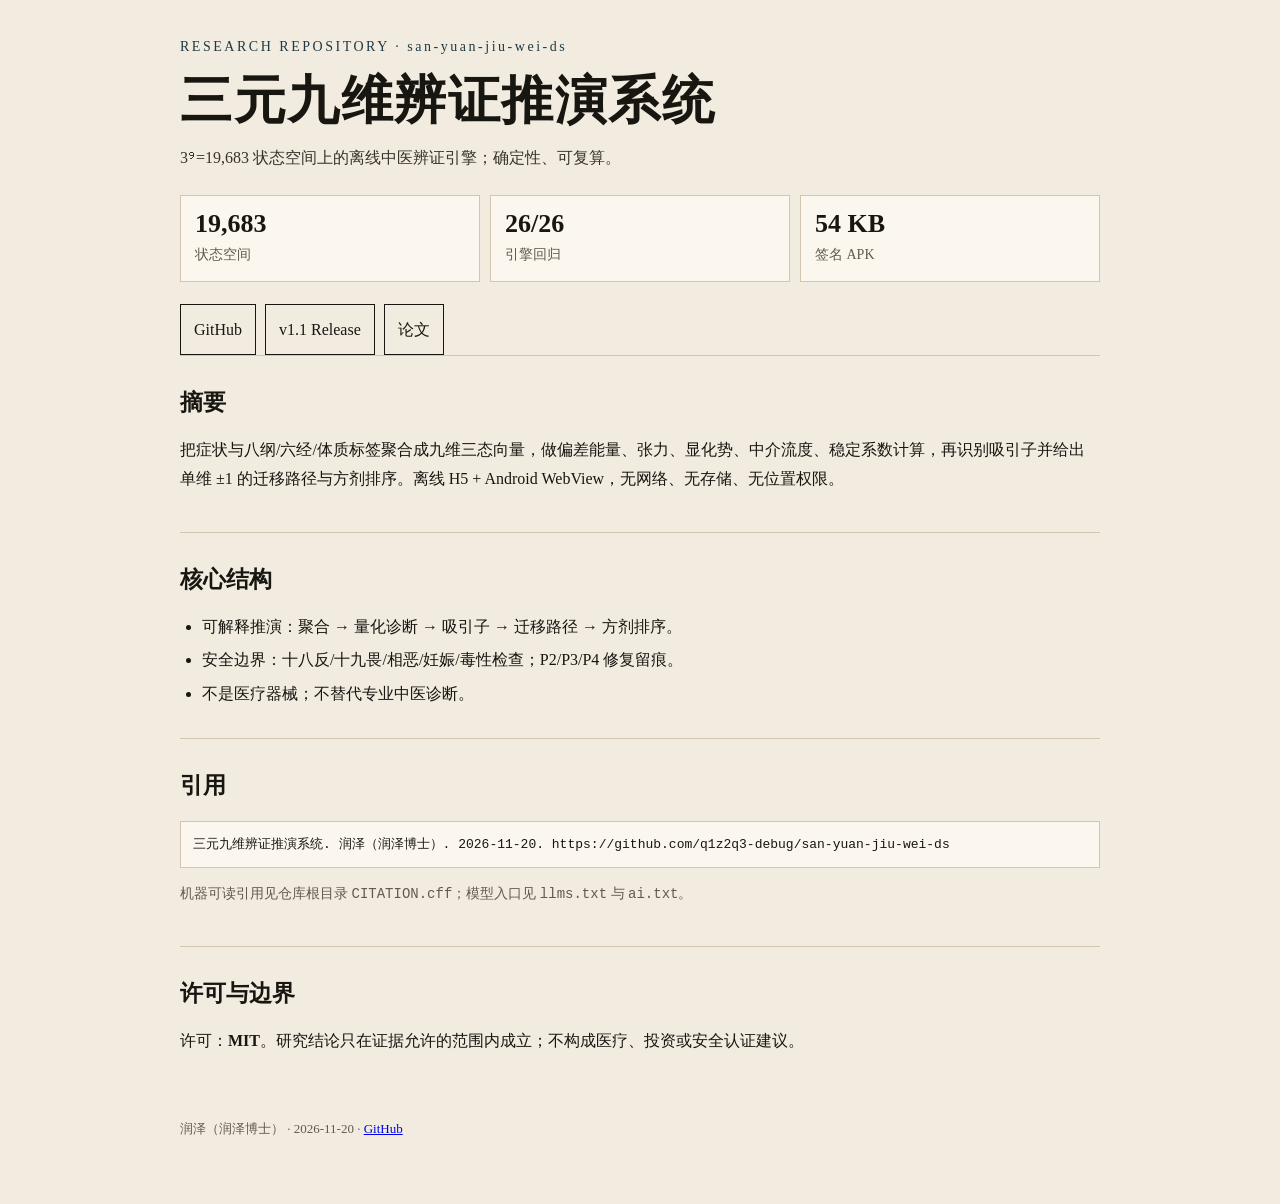
<file: docs/index.html>
<!doctype html>
<html lang="zh-CN">
<head>
<meta charset="utf-8">
<meta name="viewport" content="width=device-width, initial-scale=1">
<link rel="icon" type="image/svg+xml" href="data:image/svg+xml,%3Csvg xmlns='http://www.w3.org/2000/svg' viewBox='0 0 64 64'%3E%3Crect width='64' height='64' fill='%231f3a43'/%3E%3Cpath d='M14 18h36M14 32h36M14 46h36' stroke='%23f3ede1' stroke-width='5'/%3E%3C/svg%3E">
<meta name="description" content="3⁹=19,683 状态空间上的离线中医辨证引擎；确定性、可复算。">
<link rel="canonical" href="https://q1z2q3-debug.github.io/san-yuan-jiu-wei-ds/">
<meta property="og:type" content="article">
<meta property="og:title" content="三元九维辨证推演系统">
<meta property="og:description" content="3⁹=19,683 状态空间上的离线中医辨证引擎；确定性、可复算。">
<meta property="og:url" content="https://q1z2q3-debug.github.io/san-yuan-jiu-wei-ds/">
<meta name="twitter:card" content="summary_large_image">
<title>三元九维辨证推演系统｜研究仓库</title>
<style>
:root{--paper:#f2ece0;--ink:#181611;--muted:#625a4d;--line:#d3c5ae;--accent:#1f3a43}
*{box-sizing:border-box}body{margin:0;background:var(--paper);color:var(--ink);font:16px/1.85 "Noto Serif CJK SC","Songti SC",serif}
.wrap{max-width:960px;margin:0 auto;padding:34px 20px 64px}
.kicker{font-size:14px;letter-spacing:.18em;color:var(--accent)}
h1{font-size:clamp(30px,5vw,52px);line-height:1.18;margin:10px 0 12px;letter-spacing:.03em}
.lead{max-width:760px;color:#37322b;margin:0 0 20px}
.stats{display:grid;grid-template-columns:repeat(3,minmax(0,1fr));gap:10px;margin:22px 0}
.stat{border:1px solid var(--line);background:#fbf7ee;padding:12px 14px}
.stat b{display:block;font-size:26px;line-height:1.2}
.stat span{font-size:14px;color:var(--muted)}
section{padding:26px 0;border-top:1px solid var(--line)}
h2{font-size:23px;margin:0 0 10px}
p{margin:0 0 12px}ul{margin:0;padding-left:22px}li{margin:4px 0}
.links{display:flex;flex-wrap:wrap;gap:9px;margin-top:10px}
.links a{display:inline-block;border:1px solid var(--ink);padding:10px 13px;min-height:44px;text-decoration:none;color:var(--ink)}
pre{white-space:pre-wrap;background:#fbf7ee;border:1px solid var(--line);padding:12px;font-size:13px;line-height:1.65}
.note{color:var(--muted);font-size:14px}
footer{padding-top:24px;color:var(--muted);font-size:13px}
@media(max-width:700px){.stats{grid-template-columns:1fr}h1{font-size:32px}}
</style>
</head>
<body>
<main class="wrap">
<div class="kicker">RESEARCH REPOSITORY · san-yuan-jiu-wei-ds</div>
<h1>三元九维辨证推演系统</h1>
<p class="lead">3⁹=19,683 状态空间上的离线中医辨证引擎；确定性、可复算。</p>
<div class="stats"><div class="stat"><b>19,683</b><span>状态空间</span></div>
<div class="stat"><b>26/26</b><span>引擎回归</span></div>
<div class="stat"><b>54 KB</b><span>签名 APK</span></div></div>
<div class="links"><a href="https://github.com/q1z2q3-debug/san-yuan-jiu-wei-ds">GitHub</a>
<a href="https://github.com/q1z2q3-debug/san-yuan-jiu-wei-ds/releases/tag/v1.1">v1.1 Release</a>
<a href="https://github.com/q1z2q3-debug/san-yuan-jiu-wei-ds/blob/main/paper/三元九维辨证推演系统_论文_v1.1.md">论文</a></div>

<section>
<h2>摘要</h2>
<p>把症状与八纲/六经/体质标签聚合成九维三态向量，做偏差能量、张力、显化势、中介流度、稳定系数计算，再识别吸引子并给出单维 ±1 的迁移路径与方剂排序。离线 H5 + Android WebView，无网络、无存储、无位置权限。</p>
</section>

<section>
<h2>核心结构</h2>
<ul><li>可解释推演：聚合 → 量化诊断 → 吸引子 → 迁移路径 → 方剂排序。</li>
<li>安全边界：十八反/十九畏/相恶/妊娠/毒性检查；P2/P3/P4 修复留痕。</li>
<li>不是医疗器械；不替代专业中医诊断。</li></ul>
</section>

<section>
<h2>引用</h2>
<pre>三元九维辨证推演系统. 润泽（润泽博士）. 2026-11-20. https://github.com/q1z2q3-debug/san-yuan-jiu-wei-ds</pre>
<p class="note">机器可读引用见仓库根目录 <code>CITATION.cff</code>；模型入口见 <code>llms.txt</code> 与 <code>ai.txt</code>。</p>
</section>

<section>
<h2>许可与边界</h2>
<p>许可：<b>MIT</b>。研究结论只在证据允许的范围内成立；不构成医疗、投资或安全认证建议。</p>
</section>
<footer>润泽（润泽博士） · 2026-11-20 · <a href="https://github.com/q1z2q3-debug/san-yuan-jiu-wei-ds">GitHub</a></footer>
</main>
</body>
</html>
</file>
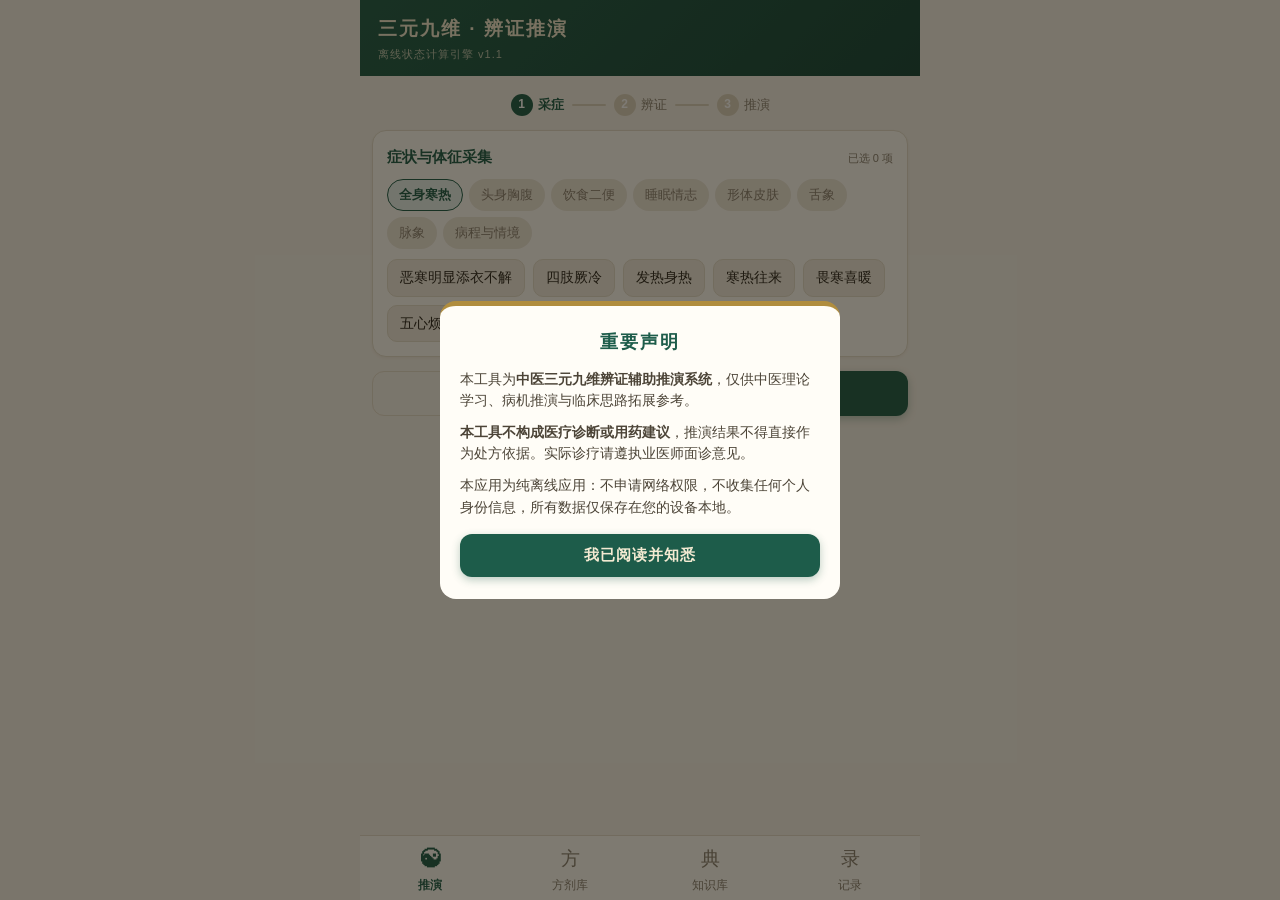
<file: app/assets/index.html>
<!DOCTYPE html>
<html lang="zh-CN">
<head>
<meta charset="UTF-8">
<meta name="viewport" content="width=device-width, initial-scale=1.0, maximum-scale=1.0, user-scalable=no">
<title>三元九维辨证推演 v1.1</title>
<link rel="stylesheet" href="css/app.css">
</head>
<body>
<div id="app">

  <!-- 顶部栏 -->
  <header id="topbar">
    <div class="tb-title" id="tbTitle">三元九维 · 辨证推演</div>
    <div class="tb-sub" id="tbSub">离线状态计算引擎 v1.1</div>
  </header>

  <!-- 页面容器 -->
  <main id="pages">

    <!-- ===== 推演页 ===== -->
    <section class="page active" id="page-tuiyan">
      <div class="steps-bar">
        <div class="step-dot on" data-s="1"><i>1</i>采症</div>
        <div class="step-line"></div>
        <div class="step-dot" data-s="2"><i>2</i>辨证</div>
        <div class="step-line"></div>
        <div class="step-dot" data-s="3"><i>3</i>推演</div>
      </div>

      <!-- 第一步：症状采集 -->
      <div class="wizard" id="wiz1">
        <div class="card">
          <div class="card-h">症状与体征采集 <span class="hint" id="selCount">已选 0 项</span></div>
          <div class="group-tabs" id="symGroupTabs"></div>
          <div class="chip-wrap" id="symChips"></div>
        </div>
        <div class="btn-row">
          <button class="btn ghost" id="btnClearSyms">清空</button>
          <button class="btn primary" id="btnToStep2">下一步：宏观辨证 →</button>
        </div>
      </div>

      <!-- 第二步：宏观辨证标签 -->
      <div class="wizard hide" id="wiz2">
        <div class="card">
          <div class="card-h">八纲辨证 <span class="hint">可多选，作为九维微观状态的校验与补充</span></div>
          <div class="chip-wrap" id="bagangChips"></div>
        </div>
        <div class="card">
          <div class="card-h">六经辨证 <span class="hint">可多选</span></div>
          <div class="chip-wrap" id="liujingChips"></div>
        </div>
        <div class="card">
          <div class="card-h">体质辨识 <span class="hint">单选</span></div>
          <div class="chip-wrap" id="tizhiChips"></div>
        </div>
        <div class="btn-row">
          <button class="btn ghost" id="btnBackStep1">← 上一步</button>
          <button class="btn primary" id="btnRun">开始推演 ⚡</button>
        </div>
      </div>

      <!-- 第三步：推演结果 -->
      <div class="wizard hide" id="wiz3">
        <div id="resultArea"></div>
        <div class="btn-row">
          <button class="btn ghost" id="btnRestart">重新采集</button>
          <button class="btn primary" id="btnSaveRecord">保存本次推演记录</button>
        </div>
        <div class="disclaimer" id="reportDisclaimer"></div>
      </div>
    </section>

    <!-- ===== 方剂库页 ===== -->
    <section class="page" id="page-fangji">
      <div class="card">
        <div class="card-h">十四首经典方剂 · 九维向量库</div>
        <div id="formulaList"></div>
      </div>
    </section>

    <!-- ===== 知识库页 ===== -->
    <section class="page" id="page-zhishi">
      <div class="kb-tabs" id="kbTabs"></div>
      <div id="kbContent"></div>
    </section>

    <!-- ===== 记录页 ===== -->
    <section class="page" id="page-jilu">
      <div class="card">
        <div class="card-h">本地推演记录 <span class="hint">仅存储于本机，无任何网络上传</span></div>
        <div id="recordList"></div>
      </div>
      <div class="btn-row"><button class="btn ghost" id="btnClearRecords">清空全部记录</button></div>
    </section>

  </main>

  <!-- 底部导航 -->
  <nav id="tabbar">
    <div class="tab on" data-page="tuiyan"><span>☯</span>推演</div>
    <div class="tab" data-page="fangji"><span>方</span>方剂库</div>
    <div class="tab" data-page="zhishi"><span>典</span>知识库</div>
    <div class="tab" data-page="jilu"><span>录</span>记录</div>
  </nav>

  <!-- 免责声明弹窗 -->
  <div class="modal-mask hide" id="disclaimerModal">
    <div class="modal">
      <div class="modal-h">重要声明</div>
      <div class="modal-b">
        <p>本工具为<b>中医三元九维辨证辅助推演系统</b>，仅供中医理论学习、病机推演与临床思路拓展参考。</p>
        <p><b>本工具不构成医疗诊断或用药建议</b>，推演结果不得直接作为处方依据。实际诊疗请遵执业医师面诊意见。</p>
        <p>本应用为纯离线应用：不申请网络权限，不收集任何个人身份信息，所有数据仅保存在您的设备本地。</p>
      </div>
      <button class="btn primary full" id="btnAgree">我已阅读并知悉</button>
    </div>
  </div>

</div>
<script src="js/data.js"></script>
<script src="js/engine.js"></script>
<script src="js/app.js"></script>
</body>
</html>
</file>
<file: app/assets/css/app.css>
/* ============ 三元九维辨证推演 · 样式 ============ */
:root{
  --ink:#2b2620; --paper:#f7f3ea; --card:#fffdf7;
  --pri:#1d5c4a;      /* 松绿 */
  --pri-l:#e8f2ee;
  --gold:#b08d3e; --gold-l:#f6efdd;
  --red:#a63d2f; --red-l:#f9e9e5;
  --line:#e5ddcc; --mut:#8a8172;
  --r:14px;
}
*{margin:0;padding:0;box-sizing:border-box;-webkit-tap-highlight-color:transparent}
html,body{height:100%}
body{
  font-family:"Noto Sans CJK SC","Source Han Sans SC","PingFang SC","Microsoft YaHei",sans-serif;
  background:var(--paper); color:var(--ink); font-size:15px; line-height:1.6;
  user-select:none; -webkit-user-select:none;
}
#app{display:flex;flex-direction:column;height:100vh;max-width:560px;margin:0 auto;background:var(--paper)}
.hide{display:none!important}

/* 顶栏 */
#topbar{background:linear-gradient(135deg,#1d5c4a,#14453a);color:#f3ead2;padding:14px 18px 12px;flex-shrink:0}
.tb-title{font-size:19px;font-weight:700;letter-spacing:2px}
.tb-sub{font-size:11px;opacity:.75;margin-top:2px;letter-spacing:1px}

/* 页面 */
#pages{flex:1;overflow-y:auto;overflow-x:hidden;padding:12px 12px 24px;-webkit-overflow-scrolling:touch}
.page{display:none}.page.active{display:block}

/* 卡片 */
.card{background:var(--card);border:1px solid var(--line);border-radius:var(--r);padding:14px;margin-bottom:12px;box-shadow:0 1px 3px rgba(90,70,30,.06)}
.card-h{font-size:15px;font-weight:700;color:var(--pri);margin-bottom:10px;display:flex;justify-content:space-between;align-items:baseline;flex-wrap:wrap;gap:4px}
.hint{font-size:11px;color:var(--mut);font-weight:400}

/* 步骤条 */
.steps-bar{display:flex;align-items:center;justify-content:center;gap:8px;padding:6px 0 14px}
.step-dot{display:flex;align-items:center;gap:5px;color:var(--mut);font-size:13px}
.step-dot i{display:inline-flex;width:22px;height:22px;border-radius:50%;background:#ddd4c0;color:#fff;align-items:center;justify-content:center;font-style:normal;font-size:12px;font-weight:700}
.step-dot.on{color:var(--pri);font-weight:700}
.step-dot.on i{background:var(--pri)}
.step-dot.done i{background:var(--gold)}
.step-line{width:34px;height:2px;background:#ddd4c0;border-radius:1px}

/* 分组tab */
.group-tabs{display:flex;flex-wrap:wrap;gap:6px;margin-bottom:10px}
.gtab{padding:5px 11px;border-radius:16px;background:#efe9db;color:var(--mut);font-size:12.5px;border:1px solid transparent}
.gtab.on{background:var(--pri-l);color:var(--pri);border-color:var(--pri);font-weight:700}

/* 选项chip */
.chip-wrap{display:flex;flex-wrap:wrap;gap:8px}
.chip{padding:7px 12px;border-radius:10px;background:#f2ecdf;border:1px solid var(--line);font-size:13.5px;color:var(--ink)}
.chip.on{background:var(--pri);border-color:var(--pri);color:#fff;font-weight:600}
.chip.warn.on{background:var(--red);border-color:var(--red)}

/* 按钮 */
.btn-row{display:flex;gap:10px;margin:14px 0}
.btn{flex:1;padding:12px;border-radius:12px;border:none;font-size:15px;font-weight:700;letter-spacing:1px}
.btn.primary{background:var(--pri);color:#f3ead2;box-shadow:0 3px 8px rgba(29,92,74,.3)}
.btn.ghost{background:transparent;color:var(--mut);border:1px solid var(--line);flex:.6}
.btn.full{width:100%}
.btn:active{transform:scale(.97)}

/* 雷达图 */
.radar-box{display:flex;flex-direction:column;align-items:center;padding:4px 0}
#radarCanvas{max-width:100%}
.vec-line{font-family:monospace;font-size:14px;color:var(--pri);background:var(--pri-l);padding:6px 14px;border-radius:8px;margin-top:6px;letter-spacing:1px}

/* 指标网格 */
.metric-grid{display:grid;grid-template-columns:1fr 1fr;gap:8px}
.metric{background:#faf7ef;border:1px solid var(--line);border-radius:10px;padding:10px}
.metric .m-n{font-size:12px;color:var(--mut)}
.metric .m-v{font-size:20px;font-weight:800;color:var(--pri)}
.metric .m-v.bad{color:var(--red)}
.metric .m-v.warnv{color:var(--gold)}
.metric .m-t{font-size:11px;color:var(--mut);margin-top:2px}

/* 九维状态条 */
.dim-rows{display:flex;flex-direction:column;gap:7px}
.dim-row{display:flex;align-items:center;gap:8px}
.dim-row .d-name{width:64px;font-size:12.5px;color:var(--ink);flex-shrink:0}
.dim-track{flex:1;display:flex;gap:4px}
.dim-cell{flex:1;height:22px;border-radius:5px;background:#eee7d6;display:flex;align-items:center;justify-content:center;font-size:10.5px;color:#c4b99f}
.dim-cell.on0{background:#5b7f95;color:#fff;font-weight:700}
.dim-cell.on1{background:var(--pri);color:#fff;font-weight:700}
.dim-cell.on2{background:var(--red);color:#fff;font-weight:700}
.dim-row .d-state{width:88px;font-size:11px;color:var(--mut);flex-shrink:0;text-align:right}

/* 吸引子 */
.attr-box{background:linear-gradient(135deg,var(--gold-l),#fdf9ee);border:1px solid #e3d4a8;border-radius:12px;padding:14px;text-align:center}
.attr-name{font-size:22px;font-weight:800;color:var(--gold);letter-spacing:4px}
.attr-sub{font-size:12.5px;color:#7d6a3a;margin-top:4px}

/* 警示条 */
.alert{border-radius:10px;padding:9px 12px;font-size:13px;margin-top:8px}
.alert.warn{background:var(--gold-l);border:1px solid #e3d4a8;color:#7d6a3a}
.alert.danger{background:var(--red-l);border:1px solid #e0b8ae;color:var(--red)}
.alert.info{background:var(--pri-l);border:1px solid #bcd5ca;color:var(--pri)}

/* 方剂推荐卡 */
.f-card{border:1px solid var(--line);border-radius:12px;margin-bottom:12px;overflow:hidden;background:#fff}
.f-head{display:flex;justify-content:space-between;align-items:center;padding:12px 14px;background:var(--pri-l);cursor:pointer}
.f-head .f-name{font-size:17px;font-weight:800;color:var(--pri)}
.f-head .f-rank{font-size:11px;color:var(--gold);font-weight:700;margin-right:6px}
.f-head .f-score{font-size:13px;color:var(--mut)}
.f-head .f-score b{color:var(--pri);font-size:16px}
.f-body{padding:12px 14px}
.f-sec{margin-bottom:12px}
.f-sec-t{font-size:12.5px;font-weight:700;color:var(--gold);margin-bottom:5px;letter-spacing:1px}
.jczs{display:grid;grid-template-columns:auto 1fr;gap:4px 10px;font-size:13px}
.jczs .role{color:var(--red);font-weight:700}
.path-step{display:flex;gap:10px;align-items:flex-start;padding:6px 0;border-bottom:1px dashed var(--line);font-size:13px}
.path-step:last-child{border-bottom:none}
.path-idx{width:20px;height:20px;border-radius:50%;background:var(--pri);color:#fff;font-size:11px;display:flex;align-items:center;justify-content:center;flex-shrink:0;margin-top:2px}
.advice-item{font-size:13px;padding:6px 0;border-bottom:1px dashed var(--line)}
.advice-item:last-child{border-bottom:none}
.advice-item b{color:var(--pri)}
.tag-pill{display:inline-block;background:#f2ecdf;border-radius:8px;padding:2px 8px;font-size:11.5px;color:var(--mut);margin:2px}
.compat-ok{color:var(--pri);font-size:13px;font-weight:600}

/* 知识库 */
.kb-tabs{display:flex;flex-wrap:wrap;gap:6px;margin-bottom:12px}
.kb-tab{padding:6px 11px;border-radius:14px;background:#efe9db;color:var(--mut);font-size:12.5px}
.kb-tab.on{background:var(--gold);color:#fff;font-weight:700}
.kb-table{width:100%;border-collapse:collapse;font-size:12.5px}
.kb-table th{background:var(--pri-l);color:var(--pri);padding:7px 6px;text-align:left;font-size:12px}
.kb-table td{padding:7px 6px;border-bottom:1px solid var(--line);vertical-align:top}
.kb-sec{background:var(--card);border:1px solid var(--line);border-radius:12px;padding:12px;margin-bottom:10px}
.kb-sec h4{color:var(--pri);font-size:14px;margin-bottom:6px}
.kb-sec p{font-size:13px;color:#4c4437}
.kb-sec .kv{font-size:12.5px;color:var(--mut);margin-top:4px}

/* 记录 */
.rec-item{border:1px solid var(--line);border-radius:10px;padding:10px 12px;margin-bottom:8px;background:#faf7ef}
.rec-item .r-t{font-size:12px;color:var(--mut)}
.rec-item .r-v{font-family:monospace;font-size:13px;color:var(--pri);margin:3px 0}
.rec-item .r-f{font-size:14px;font-weight:700}
.rec-del{float:right;color:var(--red);font-size:12px;padding:2px 6px}

/* 底部导航 */
#tabbar{display:flex;background:#fffdf7;border-top:1px solid var(--line);flex-shrink:0;padding-bottom:env(safe-area-inset-bottom)}
.tab{flex:1;text-align:center;padding:8px 0 6px;color:var(--mut);font-size:11.5px}
.tab span{display:block;font-size:19px;margin-bottom:1px}
.tab.on{color:var(--pri);font-weight:700}

/* 免责 */
.disclaimer{background:#f1ece0;border:1px dashed #c9bfa6;border-radius:10px;padding:10px 12px;font-size:11.5px;color:#7d7361;margin-top:8px}

/* 弹窗 */
.modal-mask{position:fixed;inset:0;background:rgba(20,15,5,.55);display:flex;align-items:center;justify-content:center;z-index:99;padding:24px}
.modal{background:var(--card);border-radius:16px;padding:22px 20px;max-width:400px;width:100%;border-top:5px solid var(--gold)}
.modal-h{font-size:18px;font-weight:800;color:var(--pri);text-align:center;margin-bottom:12px;letter-spacing:2px}
.modal-b p{font-size:13.5px;color:#4c4437;margin-bottom:10px}
.modal .btn{margin-top:6px}

/* 折叠 */
.fold-h{display:flex;justify-content:space-between;align-items:center;padding:10px 0;border-bottom:1px solid var(--line);cursor:pointer;font-size:14px;font-weight:600}
.fold-h .arr{color:var(--mut);transition:transform .2s}
.fold-h.open .arr{transform:rotate(90deg)}
.fold-b{display:none;padding:10px 0 4px}
.fold-b.open{display:block}
.fv{font-family:monospace;color:var(--red);font-size:12.5px}
</file>
